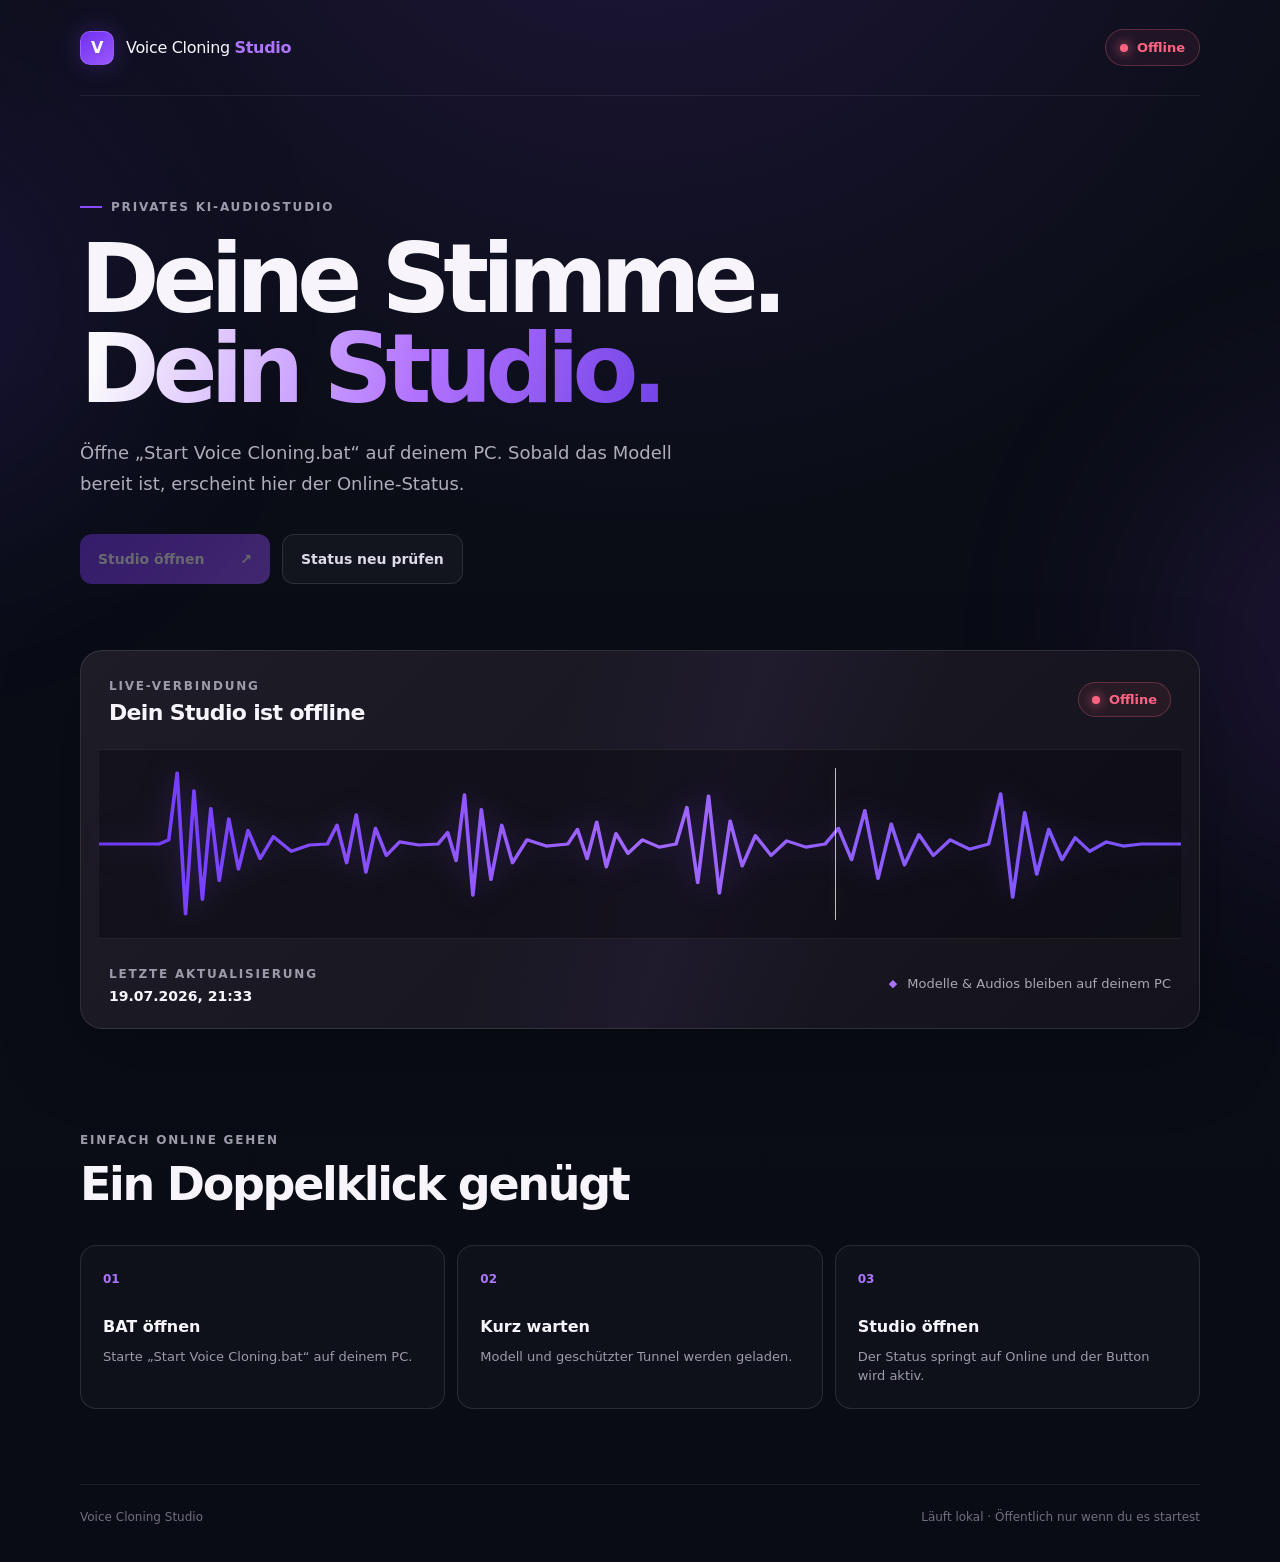
<file: index.html>
<!doctype html>
<html lang="de">
  <head>
    <meta charset="utf-8">
    <meta name="viewport" content="width=device-width, initial-scale=1">
    <meta name="theme-color" content="#0a0d16">
    <meta name="description" content="Online-Status des privaten Voice Cloning Studios">
    <title>Voice Cloning Studio</title>
    <link rel="stylesheet" href="style.css">
  </head>
  <body>
    <div class="ambient ambient-one"></div>
    <div class="ambient ambient-two"></div>

    <main class="shell">
      <nav class="nav" aria-label="Hauptnavigation">
        <a class="brand" href="./" aria-label="Voice Cloning Studio Startseite">
          <span class="brand-icon" aria-hidden="true">V</span>
          <span>Voice Cloning <strong>Studio</strong></span>
        </a>
        <div id="status-pill" class="status-pill checking" role="status" aria-live="polite">
          <span class="status-dot"></span>
          <span id="status-label">Status wird geprüft</span>
        </div>
      </nav>

      <section class="hero">
        <div class="eyebrow"><span></span> Privates KI-Audiostudio</div>
        <h1>Deine Stimme.<br><span>Dein Studio.</span></h1>
        <p id="hero-copy">
          Die App läuft direkt auf deinem PC. Starte sie mit der BAT-Datei,
          dann kannst du sie hier sicher öffnen.
        </p>

        <div class="actions">
          <a id="open-app" class="primary-button disabled" href="#" aria-disabled="true">
            <span>Studio öffnen</span>
            <span aria-hidden="true">↗</span>
          </a>
          <button id="refresh-status" class="secondary-button" type="button">
            Status neu prüfen
          </button>
        </div>
      </section>

      <section class="studio-card" aria-label="Studio-Status">
        <div class="card-header">
          <div>
            <span class="mini-label">Live-Verbindung</span>
            <h2 id="card-title">Studio wird gesucht …</h2>
          </div>
          <div id="card-state" class="card-state checking">
            <span class="status-dot"></span>
            <span>Prüfen</span>
          </div>
        </div>

        <div class="wave-wrap" aria-hidden="true">
          <svg class="wave" viewBox="0 0 900 180" preserveAspectRatio="none">
            <defs>
              <linearGradient id="wave-gradient" x1="0" x2="1">
                <stop offset="0" stop-color="#6f39ff"/>
                <stop offset="0.5" stop-color="#a267ff"/>
                <stop offset="1" stop-color="#7650ff"/>
              </linearGradient>
            </defs>
            <path d="M0 90 L50 90 L58 86 L65 22 L72 157 L79 39 L86 143 L93 56 L100 125 L108 66 L116 114 L124 77 L134 104 L145 83 L160 97 L175 91 L190 90 L198 72 L206 108 L214 62 L222 117 L230 75 L239 101 L250 88 L266 91 L282 90 L290 79 L297 106 L304 43 L311 139 L318 57 L326 124 L335 72 L344 108 L356 86 L372 92 L390 90 L398 76 L406 104 L414 69 L422 112 L430 80 L440 99 L452 86 L466 93 L480 90 L489 55 L498 127 L507 44 L516 137 L525 68 L535 111 L546 82 L559 101 L572 87 L588 93 L604 90 L615 75 L626 105 L637 58 L648 123 L659 71 L670 110 L682 81 L694 101 L708 86 L724 95 L740 90 L750 42 L760 141 L770 60 L780 119 L790 76 L801 105 L812 84 L824 97 L838 88 L852 92 L867 90 L900 90" fill="none" stroke="url(#wave-gradient)" stroke-linecap="round" stroke-linejoin="round" stroke-width="3"/>
          </svg>
          <div class="playhead"></div>
        </div>

        <div class="card-footer">
          <div>
            <span class="mini-label">Letzte Aktualisierung</span>
            <strong id="last-update">Noch keine Daten</strong>
          </div>
          <div class="privacy-note">
            <span aria-hidden="true">◆</span>
            <span>Modelle &amp; Audios bleiben auf deinem PC</span>
          </div>
        </div>
      </section>

      <section class="how-it-works" aria-labelledby="steps-title">
        <div>
          <span class="mini-label">Einfach online gehen</span>
          <h2 id="steps-title">Ein Doppelklick genügt</h2>
        </div>
        <ol>
          <li><span>01</span><p><strong>BAT öffnen</strong>Starte „Start Voice Cloning.bat“ auf deinem PC.</p></li>
          <li><span>02</span><p><strong>Kurz warten</strong>Modell und geschützter Tunnel werden geladen.</p></li>
          <li><span>03</span><p><strong>Studio öffnen</strong>Der Status springt auf Online und der Button wird aktiv.</p></li>
        </ol>
      </section>

      <footer>
        <span>Voice Cloning Studio</span>
        <span>Läuft lokal · Öffentlich nur wenn du es startest</span>
      </footer>
    </main>

    <script src="app.js" defer></script>
  </body>
</html>
</file>
<file: style.css>
:root {
  color-scheme: dark;
  --bg: #090c14;
  --panel: rgba(27, 26, 35, 0.86);
  --panel-strong: #1b1a23;
  --line: rgba(255, 255, 255, 0.11);
  --muted: #9d9aaa;
  --text: #f7f5fb;
  --purple: #8b4cff;
  --purple-light: #ad75ff;
  --green: #47efb1;
  --red: #ff6482;
  font-family: Inter, ui-sans-serif, system-ui, -apple-system, BlinkMacSystemFont, "Segoe UI", sans-serif;
}

* { box-sizing: border-box; }

html { min-height: 100%; background: var(--bg); }

body {
  min-height: 100vh;
  margin: 0;
  overflow-x: hidden;
  color: var(--text);
  background:
    radial-gradient(circle at 50% -15%, rgba(102, 52, 189, 0.22), transparent 40%),
    linear-gradient(180deg, #0b0e17 0%, #090c14 100%);
}

a { color: inherit; }
button, a { -webkit-tap-highlight-color: transparent; }

.ambient {
  position: fixed;
  z-index: 0;
  width: 420px;
  height: 420px;
  border-radius: 50%;
  filter: blur(120px);
  pointer-events: none;
  opacity: 0.14;
}

.ambient-one { top: 10%; left: -300px; background: #7038ff; }
.ambient-two { right: -300px; bottom: 5%; background: #9c43ff; }

.shell {
  position: relative;
  z-index: 1;
  width: min(1120px, calc(100% - 40px));
  margin: 0 auto;
}

.nav {
  display: flex;
  align-items: center;
  justify-content: space-between;
  min-height: 96px;
  border-bottom: 1px solid rgba(255, 255, 255, 0.07);
}

.brand {
  display: inline-flex;
  align-items: center;
  gap: 12px;
  text-decoration: none;
  font-size: 16px;
  letter-spacing: -0.02em;
}

.brand strong { color: var(--purple-light); }

.brand-icon {
  display: grid;
  place-items: center;
  width: 34px;
  height: 34px;
  border: 1px solid rgba(174, 119, 255, 0.5);
  border-radius: 10px;
  color: white;
  background: linear-gradient(145deg, #6f31ef, #9b58ff);
  box-shadow: 0 0 24px rgba(136, 72, 255, 0.28);
  font-weight: 800;
}

.status-pill, .card-state {
  display: inline-flex;
  align-items: center;
  gap: 9px;
  border: 1px solid var(--line);
  border-radius: 999px;
  color: var(--muted);
  background: rgba(255, 255, 255, 0.035);
  font-size: 13px;
  font-weight: 700;
}

.status-pill { padding: 10px 14px; }
.card-state { padding: 9px 13px; }

.status-dot {
  width: 8px;
  height: 8px;
  border-radius: 50%;
  background: currentColor;
  box-shadow: 0 0 12px currentColor;
}

.online { color: var(--green); border-color: rgba(71, 239, 177, 0.28); background: rgba(71, 239, 177, 0.07); }
.offline { color: var(--red); border-color: rgba(255, 100, 130, 0.28); background: rgba(255, 100, 130, 0.07); }
.checking .status-dot { animation: pulse 1.15s ease-in-out infinite; }

.hero {
  max-width: 850px;
  padding: 104px 0 66px;
}

.eyebrow, .mini-label {
  color: var(--muted);
  font-size: 12px;
  font-weight: 800;
  letter-spacing: 0.15em;
  text-transform: uppercase;
}

.eyebrow { display: flex; align-items: center; gap: 9px; }
.eyebrow span { width: 22px; height: 2px; background: var(--purple); }

.hero h1 {
  margin: 20px 0 24px;
  font-size: clamp(54px, 8vw, 96px);
  line-height: 0.94;
  letter-spacing: -0.075em;
}

.hero h1 span {
  color: transparent;
  background: linear-gradient(105deg, #f9f8fc 5%, #b273ff 58%, #7243e7 100%);
  -webkit-background-clip: text;
  background-clip: text;
}

.hero > p {
  max-width: 650px;
  margin: 0;
  color: #b0adba;
  font-size: 18px;
  line-height: 1.7;
}

.actions { display: flex; gap: 12px; margin-top: 34px; }

.primary-button, .secondary-button {
  min-height: 50px;
  border-radius: 12px;
  padding: 0 18px;
  font: inherit;
  font-size: 14px;
  font-weight: 800;
  cursor: pointer;
  transition: transform 160ms ease, border-color 160ms ease, opacity 160ms ease;
}

.primary-button {
  display: inline-flex;
  align-items: center;
  justify-content: space-between;
  gap: 32px;
  min-width: 190px;
  color: white;
  text-decoration: none;
  background: linear-gradient(135deg, #7937ee, #9b52ff);
  box-shadow: 0 12px 34px rgba(127, 53, 238, 0.25);
}

.secondary-button { border: 1px solid var(--line); color: #ddd9e7; background: rgba(255, 255, 255, 0.035); }
.primary-button:not(.disabled):hover, .secondary-button:hover { transform: translateY(-2px); border-color: rgba(171, 116, 255, 0.45); }
.primary-button.disabled { opacity: 0.38; cursor: not-allowed; box-shadow: none; }

.studio-card {
  position: relative;
  overflow: hidden;
  border: 1px solid var(--line);
  border-radius: 22px;
  background: linear-gradient(135deg, rgba(31, 29, 40, 0.96), rgba(21, 20, 29, 0.96));
  box-shadow: 0 24px 80px rgba(0, 0, 0, 0.25);
}

.studio-card::before {
  position: absolute;
  inset: 0;
  content: "";
  pointer-events: none;
  background: linear-gradient(110deg, transparent 40%, rgba(149, 83, 255, 0.055), transparent 70%);
}

.card-header, .card-footer {
  position: relative;
  display: flex;
  align-items: center;
  justify-content: space-between;
  gap: 22px;
  padding: 24px 28px;
}

.card-header h2 { margin: 6px 0 0; font-size: 22px; letter-spacing: -0.03em; }
.wave-wrap { position: relative; height: 190px; margin: 0 18px; border-block: 1px solid rgba(255, 255, 255, 0.07); background: rgba(5, 5, 10, 0.36); }
.wave { width: 100%; height: 100%; filter: drop-shadow(0 0 15px rgba(132, 67, 255, 0.33)); }
.playhead { position: absolute; top: 18px; bottom: 18px; left: 68%; width: 1px; background: rgba(255, 255, 255, 0.72); box-shadow: 0 0 8px rgba(255, 255, 255, 0.2); }

.card-footer strong { display: block; margin-top: 6px; font-size: 14px; }
.privacy-note { display: flex; align-items: center; gap: 10px; color: #aaa6b4; font-size: 13px; }
.privacy-note > span:first-child { color: var(--purple-light); font-size: 11px; }

.how-it-works { padding: 100px 0 75px; }
.how-it-works h2 { margin: 9px 0 34px; font-size: clamp(30px, 4vw, 46px); letter-spacing: -0.05em; }
.how-it-works ol { display: grid; grid-template-columns: repeat(3, 1fr); gap: 12px; margin: 0; padding: 0; list-style: none; }
.how-it-works li { min-height: 150px; padding: 22px; border: 1px solid var(--line); border-radius: 16px; background: rgba(255, 255, 255, 0.025); }
.how-it-works li > span { color: var(--purple-light); font-size: 12px; font-weight: 900; }
.how-it-works p { display: flex; flex-direction: column; gap: 8px; margin: 28px 0 0; color: var(--muted); line-height: 1.5; font-size: 13px; }
.how-it-works p strong { color: var(--text); font-size: 16px; }

footer { display: flex; justify-content: space-between; gap: 20px; padding: 25px 0 38px; border-top: 1px solid rgba(255, 255, 255, 0.07); color: #716e7d; font-size: 12px; }

@keyframes pulse { 50% { opacity: 0.3; transform: scale(0.75); } }

@media (max-width: 720px) {
  .shell { width: min(100% - 26px, 1120px); }
  .nav { min-height: 78px; }
  .brand > span:last-child { display: none; }
  .hero { padding: 76px 0 48px; }
  .hero h1 { font-size: clamp(52px, 17vw, 76px); }
  .hero > p { font-size: 16px; }
  .actions { flex-direction: column; }
  .primary-button, .secondary-button { width: 100%; }
  .card-header, .card-footer { align-items: flex-start; flex-direction: column; padding: 21px; }
  .wave-wrap { height: 150px; margin: 0 10px; }
  .how-it-works { padding: 72px 0 55px; }
  .how-it-works ol { grid-template-columns: 1fr; }
  .how-it-works li { min-height: 125px; }
  footer { flex-direction: column; }
}

@media (prefers-reduced-motion: reduce) {
  *, *::before, *::after { scroll-behavior: auto !important; animation: none !important; transition: none !important; }
}
</file>
